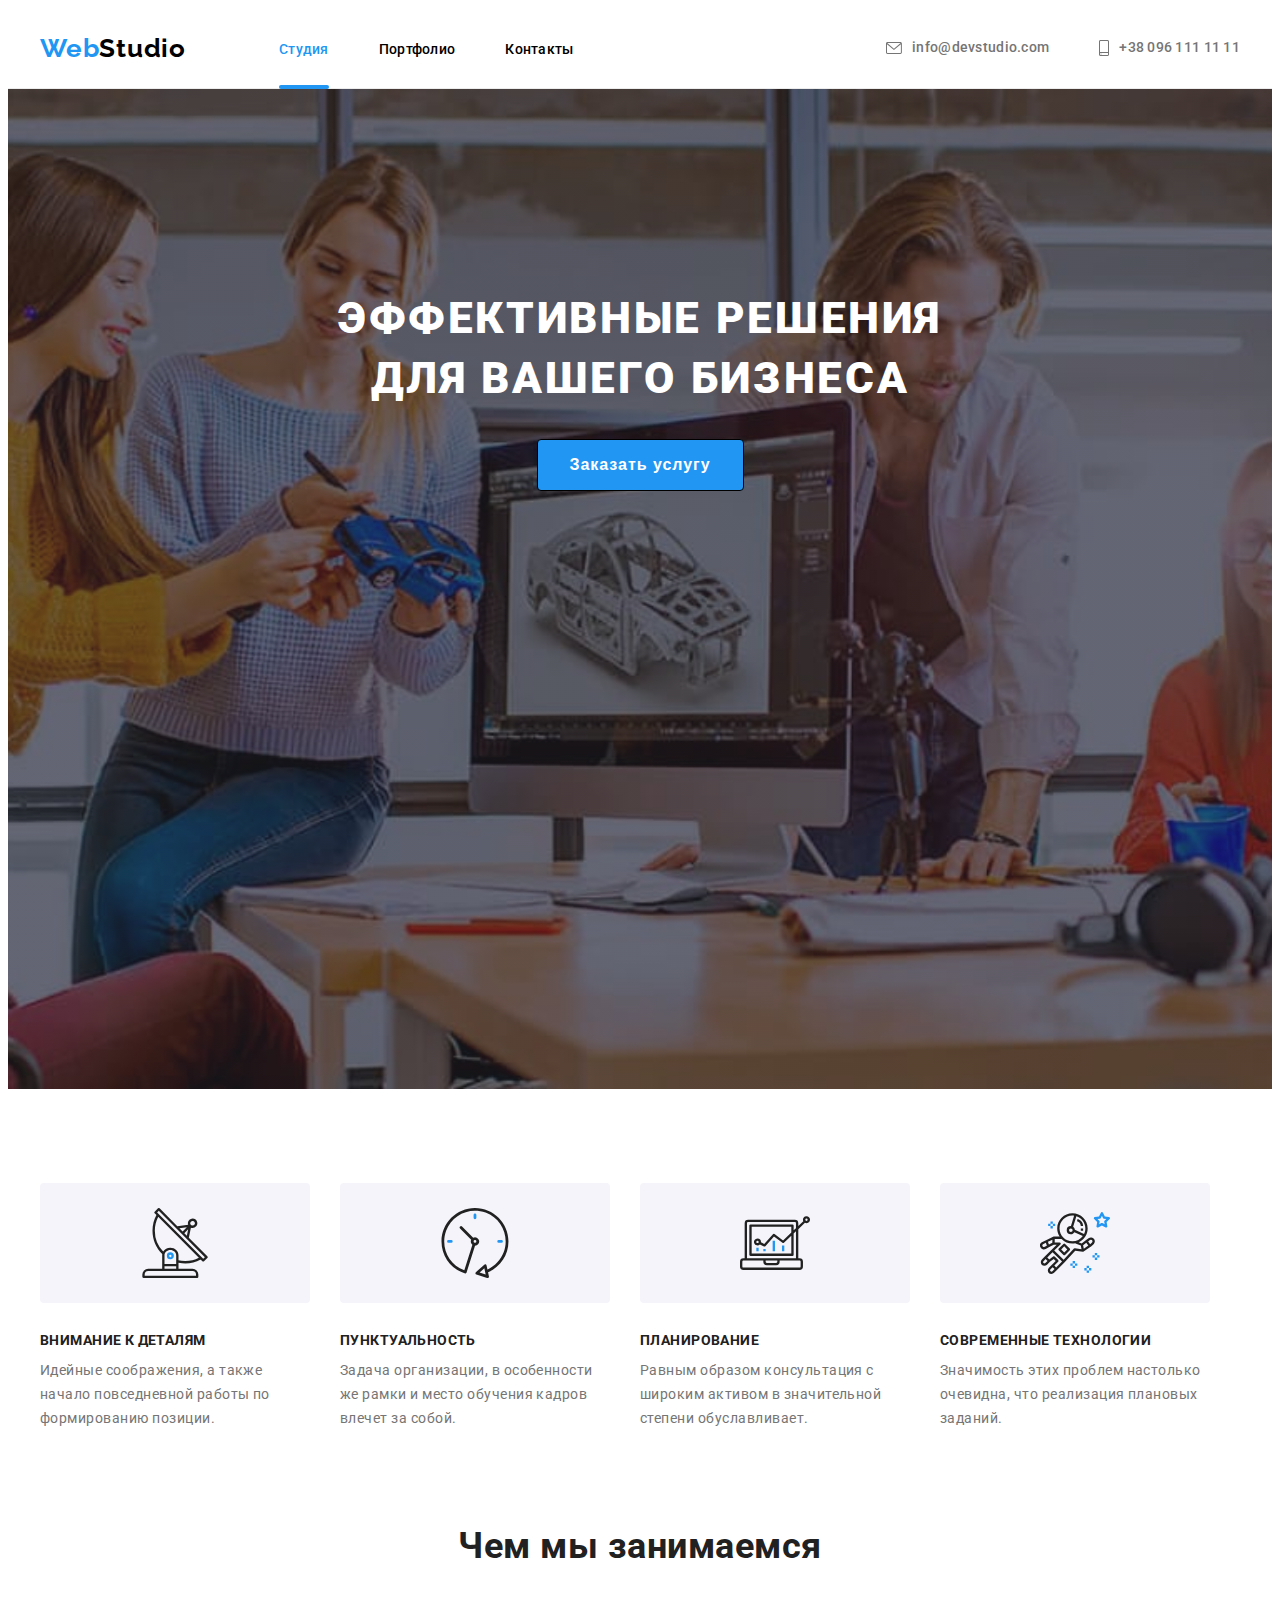
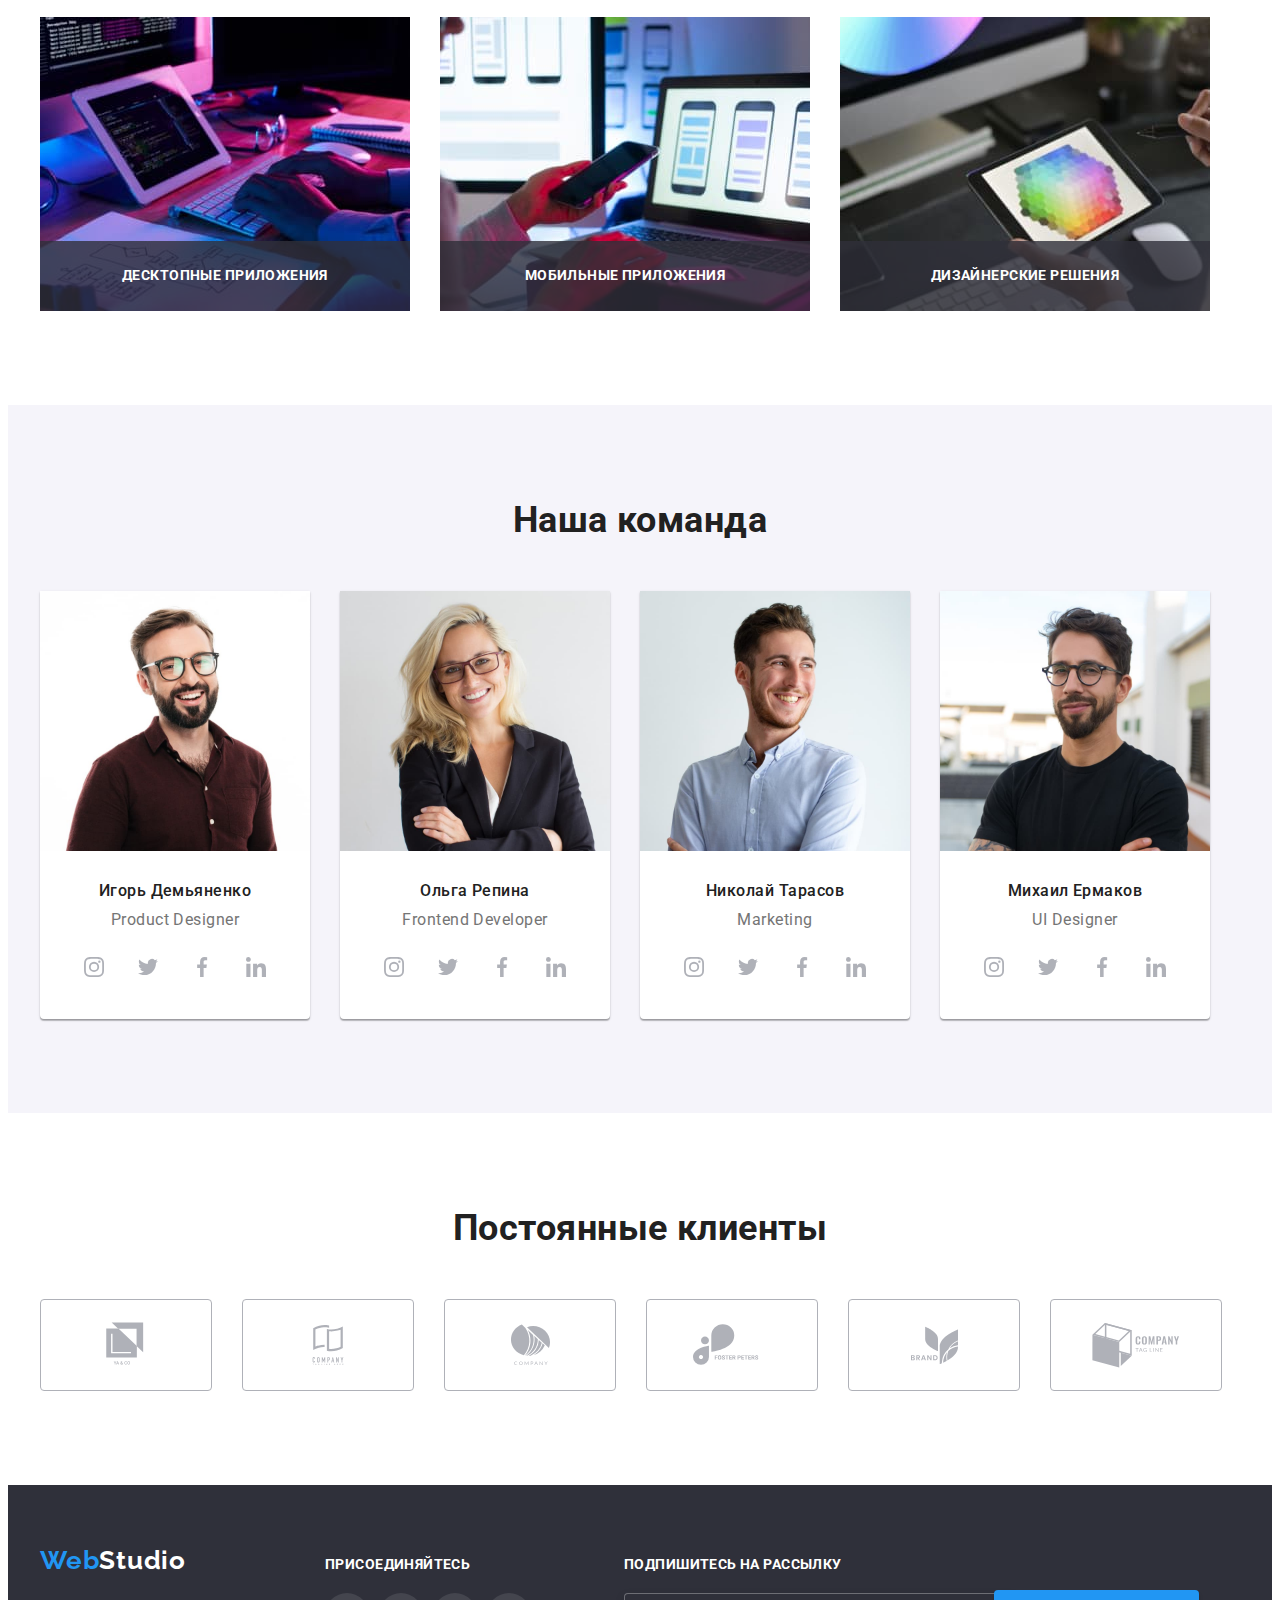
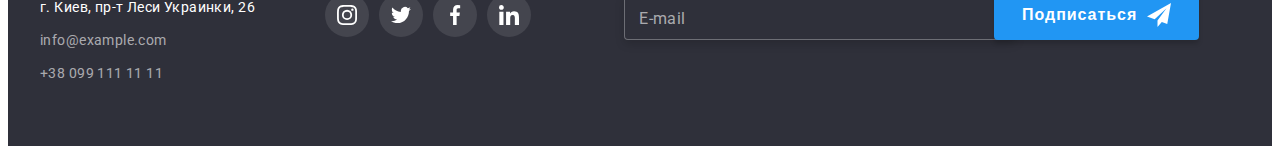
<file: index.html>
<!DOCTYPE html>
<html lang="ru">

<head>
    <meta charset="UTF-8">
    <meta name="viewport" content="width=device-width, initial-scale=1.0">
    <title>Document</title>
    <link href="https://fonts.googleapis.com/css2?family=Raleway:wght@700&family=Roboto:wght@400;500;700;900&display=swap"
        rel="stylesheet">
    <link rel="stylesheet" href="https://cdnjs.cloudflare.com/ajax/libs/modern-normalize/1.0.0/modern-normalize.min.css"
        integrity="sha512-ISS7cAi1PEhQ8jnbJpJZMd29NlhNj4AWYyLOSp2CE/CsHxTCu+r+t0D2yoJudVrd0/8fTVPUVDzY5Tvli75u/g=="
        crossorigin="anonymous" />
        <link rel="preconnect" href="https://fonts.gstatic.com">
    <link rel="stylesheet" href="./css/styles.css">
</head>

<body>
    <header class="header">
        <div class="container">
            <nav class="header-nav">
                <a href="./index.html" class="logo"><span class="logo-element">Web</span>Studio</a>
                <ul class="site-nav list">
                    <li class="item"> <a class="link current" href="">Студия</a> </li>
                    <li class="item"> <a class="link" href="./portfolio.html">Портфолио</a> </li>
                    <li class="item"> <a class="link" href="">Контакты</a> </li>
                </ul>
            </nav>
            <ul class="site-contact list">
                <li class="item"> 
                    <a class="link" href="mailto:info@devstudio.com"> 
                        <svg class="icon-envelope" width="16" height="12">
                            <use href="./images/sprite.svg#icon-envelope"></use>
                        </svg>
                        info@devstudio.com
                    </a>
                </li>
                <li class="item"> 
                    <a class="link" href="tel:+380961111111">
                        <svg class="icon-smartphone" width="10" height="16">
                            <use href="./images/sprite.svg#icon-smartphone"></use>
                        </svg>
                        +38 096 111 11 11</a>
                </li>
            </ul>
        </div>
    </header>
    <main>
        <section class="hero hero-img">
            <h1 class="hero-title">Эффективные решения <br> для вашего бизнеса</h1>
            <button class="link" data-modal-open> Заказать услугу </button>
        </section>
        <section class="features section">
            <!-- <h2>features</h2> -->
            <div class="container">
                <ul class="list">
                    <li class="item">
                        <div class="thumb">
                            <svg class="icon-features" width="70" height="70">
                                <use href="./images/sprite.svg#icon-antenna"></use>
                            </svg>
                        </div>
                        <h3 class="title">Внимание к деталям</h3>
                        <p class="text">Идейные соображения, а также начало повседневной работы по формированию позиции.</p>
                    </li>
                    <li class="item">
                        <div class="thumb">
                            <svg class="icon-features" width="70" height="70">
                                <use href="./images/sprite.svg#icon-clock"></use>
                            </svg>
                        </div>
                        <h3 class="title">Пунктуальность</h3>
                        <p class="text">Задача организации, в особенности же рамки и место обучения кадров влечет за собой.</p>
                    </li>
                    <li class="item">
                        <div class="thumb">
                            <svg class="icon-features" width="70" height="70">
                                <use href="./images/sprite.svg#icon-diagram"></use>
                            </svg>
                        </div>
                        <h3 class="title">Планирование</h3>
                        <p class="text">Равным образом консультация с широким активом в значительной степени обуславливает.</p>
                    </li>
                    <li class="item">
                        <div class="thumb">
                            <svg class="icon-features" width="70" height="70">
                                <use href="./images/sprite.svg#icon-astronaut"></use>
                            </svg>
                        </div>
                        <h3 class="title">Современные технологии</h3>
                        <p class="text">Значимость этих проблем настолько очевидна, что реализация плановых заданий.</p>
                    </li>
                </ul>
            </div>
        </section>
        <section class="skills section">
            <div class="container">
                <h2 class="title section-title">Чем мы занимаемся</h2>
                <ul class="list">
                    <li class="item"><img src="images/work1.jpg" alt="Десктопные приложения" width="370">
                        <p class="text">Десктопные приложения</p>
                    </li>
                    <li class="item"><img src="images/work2.jpg" alt="Мобильные приложения" width="370">
                        <p class="text">Мобильные приложения</p>
                    </li>
                    <li class="item"><img src="images/work3.jpg" alt="Дизайнерские решения" width="370">
                        <p class="text">Дизайнерские решения</p>
                    </li>
                </ul>
            </div>
        </section>
        <section class="team section">
            <div class="container">
                <h2 class="title section-title">Наша команда</h2>
                <ul class="list">
                    <li class="item">
                        <img src="images/specialist1.jpg" alt="Product Designer" width="270">
                        <div class="item-box">
                            <h3 class="team-title title">Игорь Демьяненко</h3>
                            <p class="team-text">Product Designer</p>
                            <ul class="social-networ-link">
                                <li class="list">
                                    <a href="" class="link">
                                        <svg class="icon-features" width="20" height="20">
                                            <use href="./images/sprite.svg#icon-instagram"></use>
                                        </svg>
                                    </a>
                                </li>
                                <li class="list">
                                    <a href="" class="link">
                                        <svg class="icon-features" width="20" height="20">
                                            <use href="./images/sprite.svg#icon-twitter"></use>
                                        </svg>
                                    </a>
                                </li>
                                <li class="list">
                                    <a href="" class="link">
                                        <svg class="icon-features" width="20" height="20">
                                            <use href="./images/sprite.svg#icon-facebook"></use>
                                        </svg>
                                    </a>
                                </li>
                                <li class="list">
                                    <a href="" class="link">
                                        <svg class="icon-features" width="20" height="20">
                                            <use href="./images/sprite.svg#icon-linkedin"></use>
                                        </svg>
                                    </a>
                                </li>
                            </ul>
                        </div>
                    </li>
                    <li class="item">
                        <img src="images/specialist2.jpg" alt="Frontend Developer" width="270">
                        <div class="item-box">
                            <h3 class="team-title title">Ольга Репина</h3>
                            <p class="team-text">Frontend Developer</p>
                            <ul class="social-networ-link">
                                <li class="list">
                                    <a href="" class="link">
                                        <svg class="icon-features" width="20" height="20">
                                            <use href="./images/sprite.svg#icon-instagram"></use>
                                        </svg>
                                    </a>
                                </li>
                                <li class="list">
                                    <a href="" class="link">
                                        <svg class="icon-features" width="20" height="20">
                                            <use href="./images/sprite.svg#icon-twitter"></use>
                                        </svg>
                                    </a>
                                </li>
                                <li class="list">
                                    <a href="" class="link">
                                        <svg class="icon-features" width="20" height="20">
                                            <use href="./images/sprite.svg#icon-facebook"></use>
                                        </svg>
                                    </a>
                                </li>
                                <li class="list">
                                    <a href="" class="link">
                                        <svg class="icon-features" width="20" height="20">
                                            <use href="./images/sprite.svg#icon-linkedin"></use>
                                        </svg>
                                    </a>
                                </li>
                            </ul>
                        </div>
                    </li>
                    <li class="item">
                        <img src="images/specialist3.jpg" alt="Marketing" width="270">
                        <div class="item-box">
                            <h3 class="team-title title">Николай Тарасов</h3>
                            <p class="team-text">Marketing</p>
                            <ul class="social-networ-link">
                                <li class="list">
                                    <a href="" class="link">
                                        <svg class="icon-features" width="20" height="20">
                                            <use href="./images/sprite.svg#icon-instagram"></use>
                                        </svg>
                                    </a>
                                </li>
                                <li class="list">
                                    <a href="" class="link">
                                        <svg class="icon-features" width="20" height="20">
                                            <use href="./images/sprite.svg#icon-twitter"></use>
                                        </svg>
                                    </a>
                                </li>
                                <li class="list">
                                    <a href="" class="link">
                                        <svg class="icon-features" width="20" height="20">
                                            <use href="./images/sprite.svg#icon-facebook"></use>
                                        </svg>
                                    </a>
                                </li>
                                <li class="list">
                                    <a href="" class="link">
                                        <svg class="icon-features" width="20" height="20">
                                            <use href="./images/sprite.svg#icon-linkedin"></use>
                                        </svg>
                                    </a>
                                </li>
                            </ul>
                        </div>
                    </li>
                    <li class="item">
                        <img src="images/specialist4.jpg" alt="UI Designer" width="270">
                        <div class="item-box">
                            <h3 class="team-title title">Михаил Ермаков</h3>
                            <p class="team-text">UI Designer</p>
                            <ul class="social-networ-link">
                                <li class="list">
                                    <a href="" class="link">
                                        <svg class="icon-features" width="20" height="20">
                                            <use href="./images/sprite.svg#icon-instagram"></use>
                                        </svg>
                                    </a>
                                </li>
                                <li class="list">
                                    <a href="" class="link">
                                        <svg class="icon-features" width="20" height="20">
                                            <use href="./images/sprite.svg#icon-twitter"></use>
                                        </svg>
                                    </a>
                                </li>
                                <li class="list">
                                    <a href="" class="link">
                                        <svg class="icon-features" width="20" height="20">
                                            <use href="./images/sprite.svg#icon-facebook"></use>
                                        </svg>
                                    </a>
                                </li>
                                <li class="list">
                                    <a href="" class="link">
                                        <svg class="icon-features" width="20" height="20">
                                            <use href="./images/sprite.svg#icon-linkedin"></use>
                                        </svg>
                                    </a>
                                </li>
                            </ul>
                        </div>
                    </li>
                </ul>
            </div>
        </section>
        <section class="section our-clients">
            <div class="container">
                <h2 class="title section-title">Постоянные клиенты</h2>
                <ul class="list our-clients-list">
                    <li class="item">
                        <a href="" class="link">
                            <svg class="icon-our-clients" width="45" height="50">
                            <use href="./images/sprite.svg#icon-logo-1"></use>
                            </svg>
                        </a>
                    </li>
                    <li class="item">
                        <a href="" class="link">
                            <svg class="icon-our-clients" width="40" height="52">
                                <use href="./images/sprite.svg#icon-logo-2"></use>
                            </svg>
                        </a>
                    </li>
                    <li class="item">
                        <a href="" class="link">
                            <svg class="icon-our-clients" width="41" height="42">
                                <use href="./images/sprite.svg#icon-logo-3"></use>
                            </svg>
                        </a>
                    </li>
                    <li class="item">
                        <a href="" class="link">
                            <svg class="icon-our-clients" width="78" height="42">
                                <use href="./images/sprite.svg#icon-logo-4"></use>
                            </svg>
                        </a>
                    </li>
                    <li class="item">
                        <a href="" class="link">
                            <svg class="icon-our-clients" width="59" height="47">
                                <use href="./images/sprite.svg#icon-logo-5"></use>
                            </svg>
                        </a>
                    </li>
                    <li class="item">
                        <a href="" class="link">
                            <svg class="icon-our-clients" width="88" height="45">
                                <use href="./images/sprite.svg#icon-logo-6"></use>
                            </svg>
                        </a>
                    </li>
                </ul>
            </div>
        </section>
    </main>
    <footer class="footer">
        <div class="container">
            <div class="footer-address">
                <a href="./index.html" class="logo"><span class="logo-element">Web</span>Studio</a>
                <address class="address">
                    <p class="text">г. Киев, пр-т Леси Украинки, 26</p>
                    <a class="link" href="mailto:info@example.com">info@example.com</a>
                    <a class="link" href="tel:+380991111111">+38 099 111 11 11</a>
                </address>
            </div>
            <div class="join">
                <p class="join-title">присоединяйтесь</p>
                <ul class="footers-social-networks">
                    <li class="list">
                        <a href="" class="link">
                            <svg class="icon-footer" width="20" height="20">
                                <use href="./images/sprite.svg#icon-instagram"></use>
                            </svg>
                        </a>
                    </li>
                    <li class="list">
                        <a href="" class="link">
                            <svg class="icon-footer" width="20" height="20">
                                <use href="./images/sprite.svg#icon-twitter"></use>
                            </svg>
                        </a>
                    </li>
                    <li class="list">
                        <a href="" class="link">
                            <svg class="icon-footer" width="20" height="20">
                                <use href="./images/sprite.svg#icon-facebook"></use>
                            </svg>
                        </a>
                    </li>
                    <li class="list">
                        <a href="" class="link">
                            <svg class="icon-footer" width="20" height="20">
                                <use href="./images/sprite.svg#icon-linkedin"></use>
                            </svg>
                        </a>
                    </li>
                </ul>
            </div>
            <form class="mailing-box">
                <div class="mailing">
                    <p class="mailing-title">Подпишитесь на рассылку</p>
                    <div class="form-mailing">
                        <input type="email" name="mailing" id="mailing">
                        <label for="mailing">E-mail</label>
                    </div>
                </div>
                <div class="mailing-button-box">
                    <button type="submit" class="mailing-button">Подписаться</button>
                    <svg class="icon-send" data-modal-close width="24" height="24">
                        <use href="./images/sprite.svg#icon-send"></use>
                    </svg>
                </div>
            </form>
        </div>
    </footer>

    <div class="backdrop is-hidden" data-modal>
        <div class="modal">
            <svg class="icon-close" data-modal-close width="30" height="30">
                <use href="./images/sprite.svg#icon-close-black"></use>
            </svg>
            <h3 class="backdrop-title">Оставьте свои данные, мы вам перезвоним</h3>
            <form class="js-speaker-form form">
                <div class="form-field">
                    <label for="name">Имя</label>
                    <div class="backdrop-box">
                        <input type="text" name="name" id="name">
                        <svg class="icon-backdrop" width="18" height="18">
                            <use href="./images/sprite.svg#icon-person-black"></use>
                        </svg>
                    </div>
                </div>
                <div class="form-field">
                    <label for="tel">Телефон</label>
                    <div class="backdrop-box">
                        <input type="tel" name="tel" id="tel">
                        <svg class="icon-backdrop" width="18" height="18">
                            <use href="./images/sprite.svg#icon-phone-black"></use>
                        </svg>
                    </div>
                </div>
                <div class="form-field">
                    <label for="email">Почта</label>
                    <div class="backdrop-box">
                        <input type="email" name="email" id="email">
                        <svg class="icon-backdrop" width="18" height="18">
                            <use href="./images/sprite.svg#icon-email-black"></use>
                        </svg>
                    </div>
                </div>

                <div class="comment-form">
                    <label for="comment">Комментарий</label>
                    <textarea name="comment" id="comment" cols="30" rows="10" placeholder="Введите текст"></textarea>
                </div>
                <div class="agreement-form">
                    <label for="agreement">
                        <input class="checkbox" type="checkbox" name="agreement" value="agreement" id="agreement">
                        <svg class="check-icon" width="16" height="15">
                            <use href="./images/sprite.svg#icon-check"></use>
                        </svg>Соглашаюсь с рассылкой и принимаю <a href="">Условия договора</a>
                    </label>
                </div>
                <div class="form-button">
                    <button class="backdrop-button" type="submit">Отправить</button>
                </div>
            </form>
        </div>
    </div>

    <script src="./js/modal.js"></script>
   
</body>

</html>
</file>
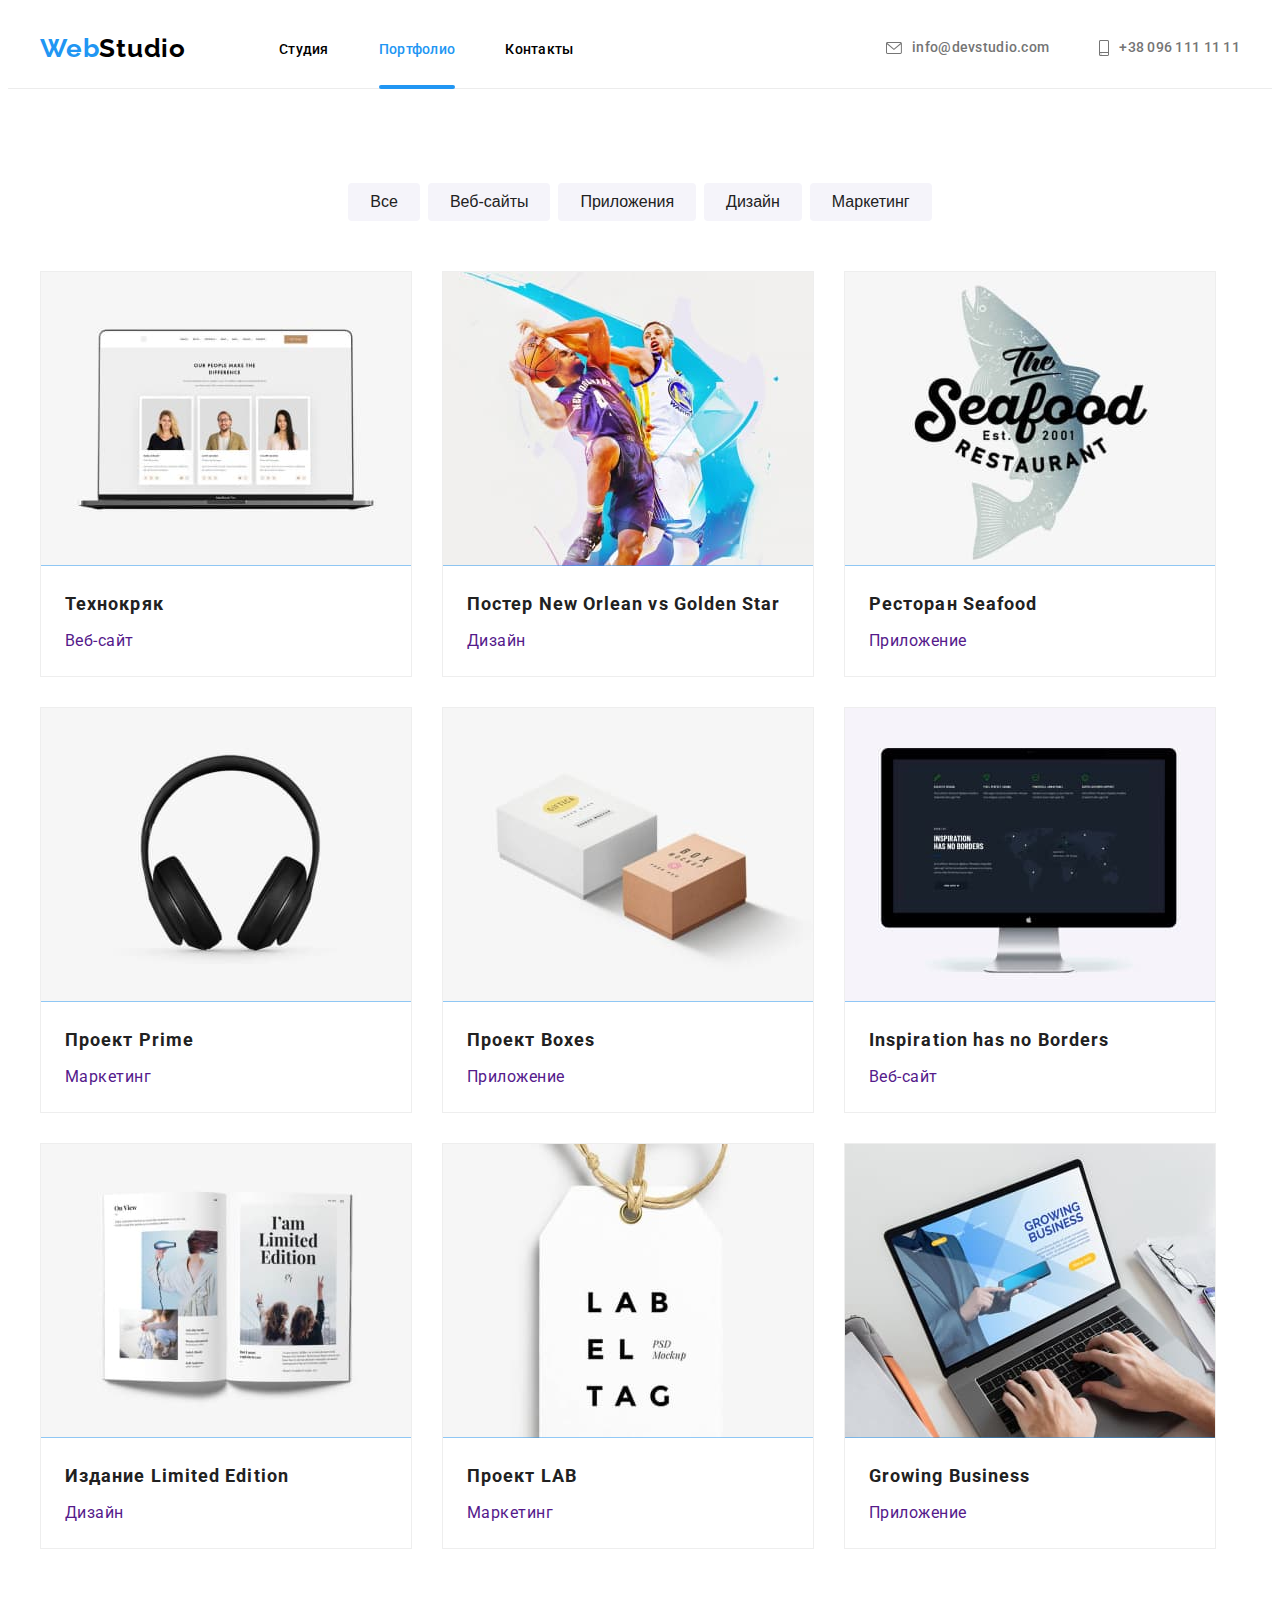
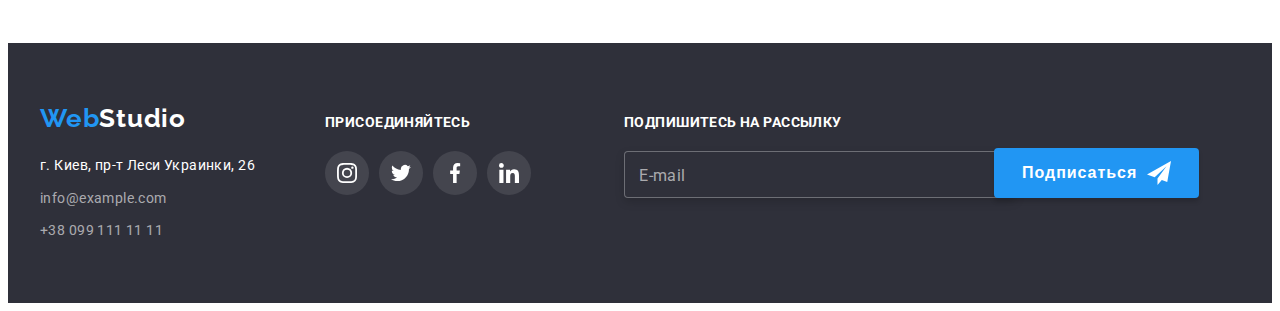
<file: portfolio.html>
<!DOCTYPE html>
<html lang="en">
<head>
    <meta charset="UTF-8">
    <meta name="viewport" content="width=device-width, initial-scale=1.0">
    <title>Document</title>
    <link
        href="https://fonts.googleapis.com/css2?family=Raleway:wght@700&family=Roboto:wght@400;500;700;900&display=swap"
        rel="stylesheet">
    <link rel="stylesheet" href="https://cdnjs.cloudflare.com/ajax/libs/modern-normalize/1.0.0/modern-normalize.min.css"
        integrity="sha512-ISS7cAi1PEhQ8jnbJpJZMd29NlhNj4AWYyLOSp2CE/CsHxTCu+r+t0D2yoJudVrd0/8fTVPUVDzY5Tvli75u/g=="
        crossorigin="anonymous" />
    <link rel="preconnect" href="https://fonts.gstatic.com">
    <link rel="stylesheet" href="./css/styles.css">
</head>
<body>
    <header class="header">
        <div class="container">
            <nav class="header-nav">
                <a href="./index.html" class="logo"><span class="logo-element">Web</span>Studio</a>
                <ul class="site-nav list">
                    <li class="item"> <a class="link" href="./index.html">Студия</a> </li>
                    <li class="item"> <a class="link current" href="">Портфолио</a> </li>
                    <li class="item"> <a class="link" href="">Контакты</a> </li>
                </ul>
            </nav>
            <ul class="site-contact list">
                <li class="item">
                    <a class="link" href="mailto:info@devstudio.com">
                        <svg class="icon-envelope" width="16" height="12">
                            <use href="./images/sprite.svg#icon-envelope"></use>
                        </svg>
                        info@devstudio.com
                    </a>
                </li>
                <li class="item">
                    <a class="link" href="tel:+380961111111">
                        <svg class="icon-smartphone" width="10" height="16">
                            <use href="./images/sprite.svg#icon-smartphone"></use>
                        </svg>
                        +38 096 111 11 11</a>
                </li>
            </ul>
        </div>
    </header>
    <main>
        <section class="portfolio section">
            <div class="container">
                <ul class="portfolio-btn list">
                    <li class="portfolio-btn-item">
                        <button class="btn-list">Все</button>
                    </li>
                    <li class="portfolio-btn-item">
                        <button class="btn-list">Веб-сайты</button>
                    </li>
                    <li class="portfolio-btn-item">
                        <button class="btn-list">Приложения</button>
                    </li>
                    <li class="portfolio-btn-item">
                        <button class="btn-list">Дизайн</button>
                    </li>
                    <li class="portfolio-btn-item">
                        <button class="btn-list">Маркетинг</button>
                    </li>
                </ul>
                <ul class="project-list list">
                    <li class="item">
                        <a href="" class="link">
                            <div class="thumb-porfolio">
                                <img src="images/project1.jpg" width="370" alt="Технокряк">
                                <p class="project-overlay">Технокряк это современная площадка распространения коронавируса. Компании используют эту платформу для
                                    цифрового
                                    шпионажа и атак на защищённые сервера конкурентов.</p>
                            </div>
                            <div class="item-box">
                                <h2 class="projects-title title">Технокряк</h2>
                                <p class="projects-text">Веб-сайт</p>
                            </div>
                        </a>
                    </li>
                    <li class="item">
                        <a href="" class="link">
                            <div class="thumb-porfolio">
                                <img src="images/project2.jpg" width="370" alt="Постер New Orlean vs Golden Star">
                                <p class="project-overlay">Технокряк это современная площадка распространения коронавируса. Компании используют эту
                                    платформу для
                                    цифрового
                                    шпионажа и атак на защищённые сервера конкурентов.</p>
                            </div>
                            <div class="item-box">
                                <h2 class="projects-title title">Постер New Orlean vs Golden Star</h2>
                                <p class="projects-text">Дизайн</p>
                            </div>
                        </a>
                    </li>
                    <li class="item">
                        <a href="" class="link">
                            <div class="thumb-porfolio">
                                <img src="images/project3.jpg" width="370" alt="Ресторан Seafood">
                                <p class="project-overlay">Технокряк это современная площадка распространения коронавируса. Компании используют эту
                                    платформу для
                                    цифрового
                                    шпионажа и атак на защищённые сервера конкурентов.</p>
                            </div>
                            <div class="item-box">
                                <h2 class="projects-title title">Ресторан Seafood</h2>
                                <p class="projects-text">Приложение</p>
                            </div>
                        </a>
                    </li>
                    <li class="item">
                        <a href="" class="link">
                            <div class="thumb-porfolio">
                                <img src="images/project4.jpg" width="370" alt="Проект Prime">
                                <p class="project-overlay">Технокряк это современная площадка распространения коронавируса. Компании используют эту
                                    платформу для
                                    цифрового
                                    шпионажа и атак на защищённые сервера конкурентов.</p>
                            </div>
                            <div class="item-box">
                                <h2 class="projects-title title">Проект Prime</h2>
                                <p class="projects-text">Маркетинг</p>
                            </div>
                        </a>
                    </li>
                    <li class="item">
                        <a href="" class="link">
                            <div class="thumb-porfolio">
                                <img src="images/project5.jpg" width="370" alt="Проект Boxes">
                                <p class="project-overlay">Технокряк это современная площадка распространения коронавируса. Компании используют эту
                                    платформу для
                                    цифрового
                                    шпионажа и атак на защищённые сервера конкурентов.</p>
                            </div>
                            <div class="item-box">
                                <h2 class="projects-title title">Проект Boxes</h2>
                                <p class="projects-text">Приложение</p>
                            </div>
                        </a>
                    </li>
                    <li class="item">
                        <a href="" class="link">
                            <div class="thumb-porfolio">
                                <img src="images/project6.jpg" width="370" alt="Inspiration has no Borders">
                                <p class="project-overlay">Технокряк это современная площадка распространения коронавируса. Компании используют эту
                                    платформу для
                                    цифрового
                                    шпионажа и атак на защищённые сервера конкурентов.</p>
                            </div>
                            <div class="item-box">
                                <h2 class="projects-title title">Inspiration has no Borders</h2>
                                <p class="projects-text">Веб-сайт</p>
                            </div>
                        </a>
                    </li>
                    <li class="item">
                        <a href="" class="link">
                            <div class="thumb-porfolio">
                                <img src="images/project7.jpg" width="370" alt="Издание Limited Edition">
                                <p class="project-overlay">Технокряк это современная площадка распространения коронавируса. Компании используют эту
                                    платформу для
                                    цифрового
                                    шпионажа и атак на защищённые сервера конкурентов.</p>
                            </div>
                            <div class="item-box">
                                <h2 class="projects-title title">Издание Limited Edition</h2>
                                <p class="projects-text">Дизайн</p>
                            </div>
                        </a>
                    </li>
                    <li class="item">
                        <a href="" class="link">
                            <div class="thumb-porfolio">
                                <img src="images/project8.jpg" width="370" alt="Проект LAB">
                                <p class="project-overlay">Технокряк это современная площадка распространения коронавируса. Компании используют эту
                                    платформу для
                                    цифрового
                                    шпионажа и атак на защищённые сервера конкурентов.</p>
                            </div>
                            <div class="item-box">
                                <h2 class="projects-title title">Проект LAB</h2>
                                <p class="projects-text">Маркетинг</p>
                            </div>
                        </a>
                    </li>
                    <li class="item">
                        <a href="" class="link">
                            <div class="thumb-porfolio">
                                <img src="images/project9.jpg" width="370" alt="Growing Business">
                                <p class="project-overlay">Технокряк это современная площадка распространения коронавируса. Компании используют эту
                                    платформу для
                                    цифрового
                                    шпионажа и атак на защищённые сервера конкурентов.</p>
                            </div>
                            <div class="item-box">
                                <h2 class="projects-title title">Growing Business</h2>
                                <p class="projects-text">Приложение</p>
                            </div>
                        </a>
                    </li>
                </ul>
            </div>
        </section>
    </main>
    <footer class="footer">
        <div class="container">
            <div class="footer-address">
                <a href="./index.html" class="logo"><span class="logo-element">Web</span>Studio</a>
                <address class="address">
                    <p class="text">г. Киев, пр-т Леси Украинки, 26</p>
                    <a class="link" href="mailto:info@example.com">info@example.com</a>
                    <a class="link" href="tel:+380991111111">+38 099 111 11 11</a>
                </address>
            </div>
            <div class="join">
                <p class="join-title">присоединяйтесь</p>
                <ul class="footers-social-networks">
                    <li class="list">
                        <a href="" class="link">
                            <svg class="icon-footer" width="20" height="20">
                                <use href="./images/sprite.svg#icon-instagram"></use>
                            </svg>
                        </a>
                    </li>
                    <li class="list">
                        <a href="" class="link">
                            <svg class="icon-footer" width="20" height="20">
                                <use href="./images/sprite.svg#icon-twitter"></use>
                            </svg>
                        </a>
                    </li>
                    <li class="list">
                        <a href="" class="link">
                            <svg class="icon-footer" width="20" height="20">
                                <use href="./images/sprite.svg#icon-facebook"></use>
                            </svg>
                        </a>
                    </li>
                    <li class="list">
                        <a href="" class="link">
                            <svg class="icon-footer" width="20" height="20">
                                <use href="./images/sprite.svg#icon-linkedin"></use>
                            </svg>
                        </a>
                    </li>
                </ul>
            </div>
            <form class="mailing-box">
                <div class="mailing">
                    <p class="mailing-title">Подпишитесь на рассылку</p>
                    <div class="form-mailing">
                        <input type="email" name="mailing" id="mailing">
                        <label for="mailing">E-mail</label>
                    </div>
                </div>
                <div class="mailing-button-box">
                    <button type="submit" class="mailing-button">Подписаться</button>
                    <svg class="icon-send" data-modal-close width="24" height="24">
                        <use href="./images/sprite.svg#icon-send"></use>
                    </svg>
                </div>
            </form>
        </div>
    </footer>
</body>
</html>
</file>
<file: css/styles.css>
:root {
  --main-text-color: rgba(117, 117, 117, 1);
  --title-text-color: rgba(33, 33, 33, 1);
  --black-text-color: rgba(0, 0, 0, 1);
  --white-text-color: rgb(255, 255, 255, 1);
  --accent-text-color: rgb(33, 150, 243);
  --footer-address-color: rgba(255, 255, 255, 0.6);
  --bg-color: rgba(255, 255, 255, 1);
  --bg-btn-color: rgba(245, 244, 250, 1);
  --bg-secondary-color: rgba(47, 48, 58, 1);
  --portfolio-item-gap: 30px;
  --border-color: rgba(238, 238, 238, 1);
  --border-header-color: #ececec;
  --bg-gradient-color: rgba(47, 48, 58, 0.4);
  --icon-link-color: rgba(175, 177, 184, 1);
}

/* Body */
body {
  color: var(--main-text-color);
  font-family: 'Roboto', sans-serif;
  letter-spacing: 0.03em;
}

/* Утилиты */

a {
  text-decoration: none;
}

.list {
  list-style: none;

  margin: 0;
  padding: 0;
}

.container {
  width: 1200px;
  margin-left: auto;
  margin-right: auto;
  padding-left: 15px;
  padding-right: 15px;
}

.section {
  padding-top: 94px;
  padding-bottom: 94px;
}

/* header */

.header {
  background-color: var(--bg-color);
  border-bottom: 1px solid var(--border-header-color);
}

.header .container {
  min-height: 80px;
}

.header .container,
.header-nav,
.site-nav,
.site-contact {
  display: flex;
  align-items: center;
}

.header .item:not(:last-child) {
  margin-right: 50px;
}

.logo {
  color: var(--black-text-color);
  font-family: 'Raleway', sans-serif;

  font-weight: 700;
  font-size: 26px;
  line-height: 1.19;
  letter-spacing: 0.03em;
}

.logo-element {
  color: var(--accent-text-color);
}

/* site-nav */

.site-nav {
  margin-left: 93px;
}

.site-nav .link {
  color: var(--black-text-color);
  font-weight: 500;
  font-size: 14px;
  line-height: 1.14;
  letter-spacing: 0.02em;
  transition: color 250ms cubic-bezier(0.4, 0, 0.2, 1);
}

.site-nav .link:hover,
.site-nav .link:focus {
  color: var(--accent-text-color);
}

.site-nav .current {
  color: var(--accent-text-color);
  position: relative;
}

.current::after {
  position: absolute;

  right: 0;
  bottom: 0;

  content: '';
  display: inline-block;
  width: 100%;
  height: 4px;
  background-color: var(--accent-text-color);
  border-radius: 2px;
}

.site-contact {
  margin-left: auto;
}

.site-contact .link {
  color: var(--main-text-color);
  font-weight: 500;
  font-size: 14px;
  line-height: 1.14;
  letter-spacing: 0.02em;
  transition: color 250ms cubic-bezier(0.4, 0, 0.2, 1);
}

.site-contact .link:hover,
.site-contact .link:focus {
  color: var(--accent-text-color);
}

.site-nav .link {
  padding: 32px 0px 32px 0px;
}

.icon-envelope {
  margin-right: 10px;
  fill: currentColor;
}

.icon-smartphone {
  margin-right: 10px;
  fill: currentColor;
}

.site-contact .link {
  display: flex;
  align-items: center;
}

/* hero */

.hero {
  padding-top: 200px;
  padding-bottom: 200px;

  color: var(--white-text-color);
  background-color: var(--bg-secondary-color);

  text-align: center;
}

.hero-img {
  height: 600px;
  max-width: 1600px;
  margin-left: auto;
  margin-right: auto;
  background-image: linear-gradient(
      to right,
      rgba(47, 48, 58, 0.4),
      rgba(47, 48, 58, 0.4)
    ),
    url('../images/bg-img.jpg');
  background-repeat: no-repeat;
  background-size: cover;
  background-position: center;
}

.hero-title {
  margin-top: 0;
  margin-bottom: 30px;

  font-weight: 900;
  font-size: 44px;
  line-height: 1.36;
  text-align: center;
  letter-spacing: 0.06em;
  text-transform: uppercase;
}

.hero .link {
  color: inherit;
  background-color: var(--accent-text-color);

  font-weight: 700;
  font-size: 16px;
  line-height: 1.87;
  letter-spacing: 0.06em;

  display: inline-block;
  border-radius: 4px;
  padding: 10px 32px;
  border: 1px solid var(--black-text-color);
}

/* features */

.title {
  color: var(--title-text-color);
}

.features .title {
  margin-top: 0;
  margin-bottom: 10px;

  font-weight: 700;
  font-size: 14px;
  line-height: 1.14;
  letter-spacing: 0.03em;
  text-transform: uppercase;
}

.features .text {
  margin-top: 0;
  margin-bottom: 0;

  font-weight: 400;
  font-size: 14px;
  line-height: 1.71;
}

.features .list {
  display: flex;
  flex-wrap: wrap;
}

.features .item {
  width: 270px;
  margin-right: 30px;
}

.features .item:nth-child(4n) {
  margin-right: 0px;
}

.features .thumb {
  background-color: var(--bg-btn-color);
  height: 120px;
  margin-bottom: 30px;
  display: flex;
  align-items: center;
  justify-content: center;
  border-radius: 4px;
}

.icon-features {
  display: block;
  padding: 0;
  margin: 0;
  fill: currentColor;
}

/* skills */

.skills.section {
  padding-top: 0;
}

.section-title {
  margin-top: 0;
  margin-bottom: 50px;

  font-weight: 700;
  font-size: 36px;
  line-height: 1.17;
  text-align: center;
}

.skills img {
  display: block;
}

.skills .list {
  display: flex;
}

.skills .item:not(:last-child) {
  margin-right: 30px;
}

.skills .item {
  position: relative;
}

.skills .text {
  position: absolute;
  left: 0;
  bottom: 0;

  margin: 0;
  padding: 27px 0;
  width: 100%;

  background: rgba(47, 48, 58, 0.8);
  color: var(--white-text-color);

  font-weight: 700;
  font-size: 14px;
  line-height: 1.14;
  text-align: center;
  letter-spacing: 0.03em;
  text-transform: uppercase;
}

/* our team */

.team {
  background-color: var(--bg-btn-color);
}

.team img {
  display: block;
}

.team .list {
  display: flex;
  text-align: center;
}

.team .item:not(:last-child) {
  margin-right: 30px;
}

.team .item {
  background-color: var(--bg-color);
  width: 270px;

  box-shadow: 0px 1px 3px rgba(0, 0, 0, 0.12), 0px 1px 1px rgba(0, 0, 0, 0.14),
    0px 2px 1px rgba(0, 0, 0, 0.2);
  border-radius: 0px 0px 4px 4px;
}

.team-title {
  margin-top: 0;
  margin-bottom: 10px;

  font-weight: 500;
  font-size: 16px;
  line-height: 1.19;
}

.team-text {
  margin-top: 0;
  margin-bottom: 16px;

  font-weight: 400;
  font-size: 16px;
  line-height: 1.19;
}

.team .item-box {
  padding: 30px 32px;
}

.social-networ-link {
  display: flex;
  justify-content: space-between;
  text-align: center;
  padding: 0%;
}

.social-networ-link .link {
  width: 44px;
  height: 44px;
  display: flex;
  justify-content: center;
  align-items: center;
  border-radius: 50%;
  color: var(--icon-link-color);
  transition: color 250ms cubic-bezier(0.4, 0, 0.2, 1),
    background-color 250ms cubic-bezier(0.4, 0, 0.2, 1);
}

.social-networ-link .link:hover,
.social-networ-link .link:focus {
  background-color: var(--accent-text-color);
  color: var(--white-text-color);
}

/* footer */

.footer {
  background-color: var(--bg-secondary-color);
  padding-top: 60px;
  padding-bottom: 60px;
}

.footer .container {
  display: flex;
  align-items: baseline;
}

.footer-address {
  margin-right: 70px;
}

.footer .logo {
  color: var(--white-text-color);
  display: block;
  margin-bottom: 20px;
}

.address {
  font-style: normal;
  font-weight: 400;
  font-size: 14px;
  line-height: 1.71;
  letter-spacing: 0.03em;

  display: flex;
  flex-direction: column;
}

.address .link {
  color: var(--footer-address-color);
}

.address .link:not(:last-child) {
  margin-bottom: 9px;
}

.address .text {
  margin-top: 0;
  margin-bottom: 9px;

  color: var(--white-text-color);
}

/* portfolio */

.portfolio img {
  display: block;
}

.portfolio-btn {
  margin-bottom: 50px;
  list-style: none;

  display: flex;
  justify-content: center;
}

.portfolio-btn .btn-list {
  border: none;
  padding: 6px 22px;

  color: var(--title-text-color);
  background-color: var(--bg-btn-color);
  border-radius: 4px;
  font-weight: 500;
  font-size: 16px;
  line-height: 1.62;
}

.portfolio-btn-item:not(:last-child) {
  margin-right: 8px;
}

.portfolio .project-list {
  display: flex;
  flex-wrap: wrap;
}

.thumb-porfolio {
  position: relative;
  overflow: hidden;
}

.project-overlay {
  position: absolute;
  left: 0;
  bottom: 0;

  margin: 0;
  padding: 63px 24px;

  font-weight: 400;
  font-size: 18px;
  line-height: 1.56;
  letter-spacing: 0.03em;
  background-color: rgba(33, 150, 243, 0.9);
  color: var(--white-text-color);

  transform: translateY(100%);
  transition: transform 250ms cubic-bezier(0.4, 0, 0.2, 1);
}

.project-list .link:hover .project-overlay,
.project-list .link:focus .project-overlay {
  transform: translateY(0);
}

.portfolio .item {
  width: 370px;
  margin-bottom: var(--portfolio-item-gap);
  margin-right: var(--portfolio-item-gap);
}

.portfolio .item:nth-child(3n) {
  margin-right: 0;
}

.portfolio .item:nth-last-child(-n + 3) {
  margin-bottom: 0;
}

.portfolio-btn .btn-list {
  transition: background-color 250ms cubic-bezier(0.4, 0, 0.2, 1),
    color 250ms cubic-bezier(0.4, 0, 0.2, 1),
    border-radius 250ms cubic-bezier(0.4, 0, 0.2, 1);
}

.portfolio-btn .btn-list:hover,
.portfolio-btn .btn-list:focus {
  background-color: var(--accent-text-color);
  color: var(--white-text-color);
  border-radius: 4px;
}

.project-list .item {
  background-color: var(--bg-color);
  border: 1px solid var(--border-color);
  transition: box-shadow 250ms cubic-bezier(0.4, 0, 0.2, 1);
}

.project-list .item:hover,
.project-list .item:focus {
  box-shadow: 0px 1px 1px rgba(0, 0, 0, 0.12), 0px 4px 4px rgba(0, 0, 0, 0.06),
    1px 4px 6px rgba(0, 0, 0, 0.16);
}

.projects-title {
  margin-top: 0;
  margin-bottom: 4px;

  font-weight: 700;
  font-size: 18px;
  line-height: 2;
  letter-spacing: 0.06em;
}

.projects-text {
  margin-top: 0;
  margin-bottom: 0;

  font-weight: 400;
  font-size: 16px;
  line-height: 1.87;
}

.project-list .item-box {
  padding: 20px 24px;
}

/* our clients */

.our-clients-list {
  display: flex;
}

.our-clients-list .item {
  margin-right: 30px;
}

.our-clients-list .item:last-child {
  margin-right: 0;
}

.our-clients-list .link {
  width: 170px;
  height: 90px;
  border: 1px solid #afb1b8;
  border-radius: 4px;
  display: flex;
  align-items: center;
  justify-content: center;
  color: var(--icon-link-color);
  transition: color 250ms cubic-bezier(0.4, 0, 0.2, 1),
    border 250ms cubic-bezier(0.4, 0, 0.2, 1);
}

.our-clients-list .link:hover,
.our-clients-list .link:focus {
  border: 1px solid var(--accent-text-color);
  color: var(--accent-text-color);
}

.icon-our-clients {
  fill: currentColor;
}

.footers-social-networks {
  display: flex;
  padding: 0;
  margin: 0;
}

.footers-social-networks .list {
  margin-right: 10px;
}

.footers-social-networks .list:last-child {
  margin-right: 0;
}

.footers-social-networks .link {
  width: 44px;
  height: 44px;
  border-radius: 50%;
  margin-top: 0;
  margin-bottom: 0;
  padding: 0;
  display: flex;
  align-items: center;
  justify-content: center;
  background-color: rgba(255, 255, 255, 0.1);
  color: var(--white-text-color);

  transition: background-color 250ms cubic-bezier(0.4, 0, 0.2, 1);
}

.footers-social-networks .link:hover,
.footers-social-networks .link:focus {
  background-color: var(--accent-text-color);
}

.icon-footer {
  fill: currentColor;
}

.join-title {
  margin-top: 0;
  margin-bottom: 20px;
  padding: 0;

  font-weight: 700;
  font-size: 14px;
  line-height: 1.14;
  letter-spacing: 0.03em;
  text-transform: uppercase;
  color: var(--white-text-color);
}

.backdrop {
  position: fixed;
  top: 0;
  left: 0;
  width: 100%;
  height: 100%;
  background-color: rgba(0, 0, 0, 0.2);

  transition: opacity 250ms cubic-bezier(0.4, 0, 0.2, 1);
}

.backdrop.is-hidden {
  opacity: 0;
  pointer-events: none;
}

.modal {
  position: absolute;
  top: 50%;
  left: 50%;
  transform: translate(-50%, -50%);
  padding: 40px 40px;

  max-width: 528px;
  width: 100%;
  min-height: 581px;
  max-height: 100vh;
  overflow-y: auto;

  background: var(--white-text-color);
  box-shadow: 0px 1px 3px rgba(0, 0, 0, 0.12), 0px 1px 1px rgba(0, 0, 0, 0.14),
    0px 2px 1px rgba(0, 0, 0, 0.2);
  border-radius: 4px;
}

.icon-close {
  position: absolute;
  top: 8px;
  right: 8px;
  border-radius: 50%;
  background-color: var(--white-text-color);
  color: var(--black-text-color);
  border: 1px solid rgba(0, 0, 0, 0.1);
  cursor: pointer;
  transition: fill 250ms cubic-bezier(0.4, 0, 0.2, 1);
}

.icon-close:hover,
.icon-close:focus {
  fill: var(--accent-text-color);
}

.backdrop-title {
  padding: 0;
  margin-top: 0;
  margin-bottom: 12px;

  color: var(--title-text-color);
  font-weight: 700;
  font-size: 20px;
  line-height: 1.15;
  text-align: center;
  letter-spacing: 0.03em;
}

.form {
  margin-left: auto;
  margin-right: auto;
}

.form-field {
  margin-bottom: 10px;
  display: flex;
  flex-direction: column;
}

.form-field input {
  margin: 0;
  padding: 12px 15px 12px 42px;
  border: 1px solid rgba(33, 33, 33, 0.2);
  border-radius: 4px;
  width: 100%;
  outline: none;
  cursor: pointer;
  transition: border-color 250ms cubic-bezier(0.4, 0, 0.2, 1);
}

.form-field label {
  margin-bottom: 4px;
}

.backdrop-box {
  position: relative;
}

.backdrop-box:focus-within > input {
  border-color: var(--accent-text-color);
}

.icon-backdrop {
  transition: fill 250ms cubic-bezier(0.4, 0, 0.2, 1);
}

.backdrop-box:focus-within > .icon-backdrop {
  fill: var(--accent-text-color);
}

.form-field:hover {
  color: var(--accent-text-color);
}

.backdrop-box input:hover {
  border-color: var(--accent-text-color);
  color: var(--accent-text-color);
}

.form-field:hover .icon-backdrop {
  fill: currentColor;
}

.comment-form {
  display: flex;
  flex-direction: column;
  margin-bottom: 20px;
  outline: none;
}

.comment-form:hover textarea {
  border-color: var(--accent-text-color);
}

.comment-form:focus-within > textarea {
  border-color: var(--accent-text-color);
}

.comment-form textarea {
  padding: 12px 16px;
  border: 1px solid rgba(33, 33, 33, 0.2);
  border-radius: 4px;
  resize: none;
  outline: none;
  cursor: pointer;
  transition: border-color 250ms cubic-bezier(0.4, 0, 0.2, 1);
}

.comment-form label {
  margin-bottom: 4px;
}

textarea::placeholder {
  font-weight: 400;
  font-size: 12px;
  line-height: 1.167;
  letter-spacing: 0.01em;
  color: rgba(117, 117, 117, 0.5);
}

.agreement-form {
  margin-bottom: 30px;
  text-align: center;
}

.agreement-form a {
  color: var(--accent-text-color);
  text-decoration: underline;
  margin-left: 5px;
}

.backdrop-button {
  padding: 10px 55px;

  color: var(--white-text-color);
  background-color: var(--accent-text-color);
  font-weight: 700;
  font-size: 16px;
  line-height: 1.87;
  letter-spacing: 0.06em;

  box-shadow: 0px 4px 4px rgba(0, 0, 0, 0.15);
  border-radius: 4px;
  border: none;
  cursor: pointer;
}

.form-button {
  text-align: center;
}

.backdrop label {
  font-weight: 400;
  font-size: 12px;
  line-height: 1.167;
  letter-spacing: 0.01em;
  color: var(--main-text-color);
}

.agreement-form label {
  font-weight: 400;
  font-size: 14px;
  line-height: 1.71;
  letter-spacing: 0.03em;
  display: flex;
  align-items: center;
}

.icon-backdrop {
  position: absolute;
  top: 50%;
  left: 15px;
  transform: translateY(-50%);
}

.check-icon use {
  display: none;
}

.checkbox {
  -webkit-appearance: none;
  -moz-appearance: none;
  appearance: none;
}

.check-icon {
  border: 2px solid var(--title-text-color);
  border-radius: 2px;
  cursor: pointer;
  margin-right: 8px;
}

.checkbox:checked + .check-icon {
  border: none;
}

.checkbox:checked + .check-icon use {
  display: block;
}

.mailing {
  margin-left: 93px;
  position: relative;
  width: 358px;
  margin-right: 12px;
}

.mailing input {
  border: 1px solid rgba(255, 255, 255, 0.3);
  filter: drop-shadow(0px 4px 4px rgba(0, 0, 0, 0.15));
  border-radius: 4px;
  background-color: var(--bg-secondary-color);
  width: 100%;
  display: block;
  padding: 15px 16px;
  transition: transform 250ms cubic-bezier(0.4, 0, 0.2, 1);
  overflow: hidden;
  color: var(--footer-address-color);
  outline: none;
}

.mailing input:focus + label {
  transform: translateY(-50px);
  opacity: 0;
}

.mailing-title {
  margin-top: 0;
  margin-bottom: 20px;
  padding: 0;

  font-weight: 700;
  font-size: 14px;
  line-height: 1.14;
  letter-spacing: 0.03em;
  text-transform: uppercase;
  color: var(--white-text-color);
}

.mailing label {
  position: absolute;
  top: 50%;
  left: 15px;
  transform: translateY(50%);

  font-weight: 400;
  font-size: 16px;
  line-height: 1.25;
  letter-spacing: 0.03em;
  color: var(--footer-address-color);
}

.mailing-button {
  padding-top: 10px;
  padding-bottom: 10px;
  padding-left: 28px;
  padding-right: 62px;

  color: var(--white-text-color);
  background-color: var(--accent-text-color);
  font-weight: 700;
  font-size: 16px;
  line-height: 1.87;
  letter-spacing: 0.06em;

  box-shadow: 0px 4px 4px rgba(0, 0, 0, 0.15);
  border-radius: 4px;
  border: none;
  cursor: pointer;
}

.mailing-box {
  display: flex;
  align-items: flex-end;
}

.mailing-button-box {
  position: relative;
}

.mailing-button-box .icon-send {
  position: absolute;
  top: 50%;
  right: 28px;
  transform: translateY(-50%);
  margin-left: 10px;
}
</file>
